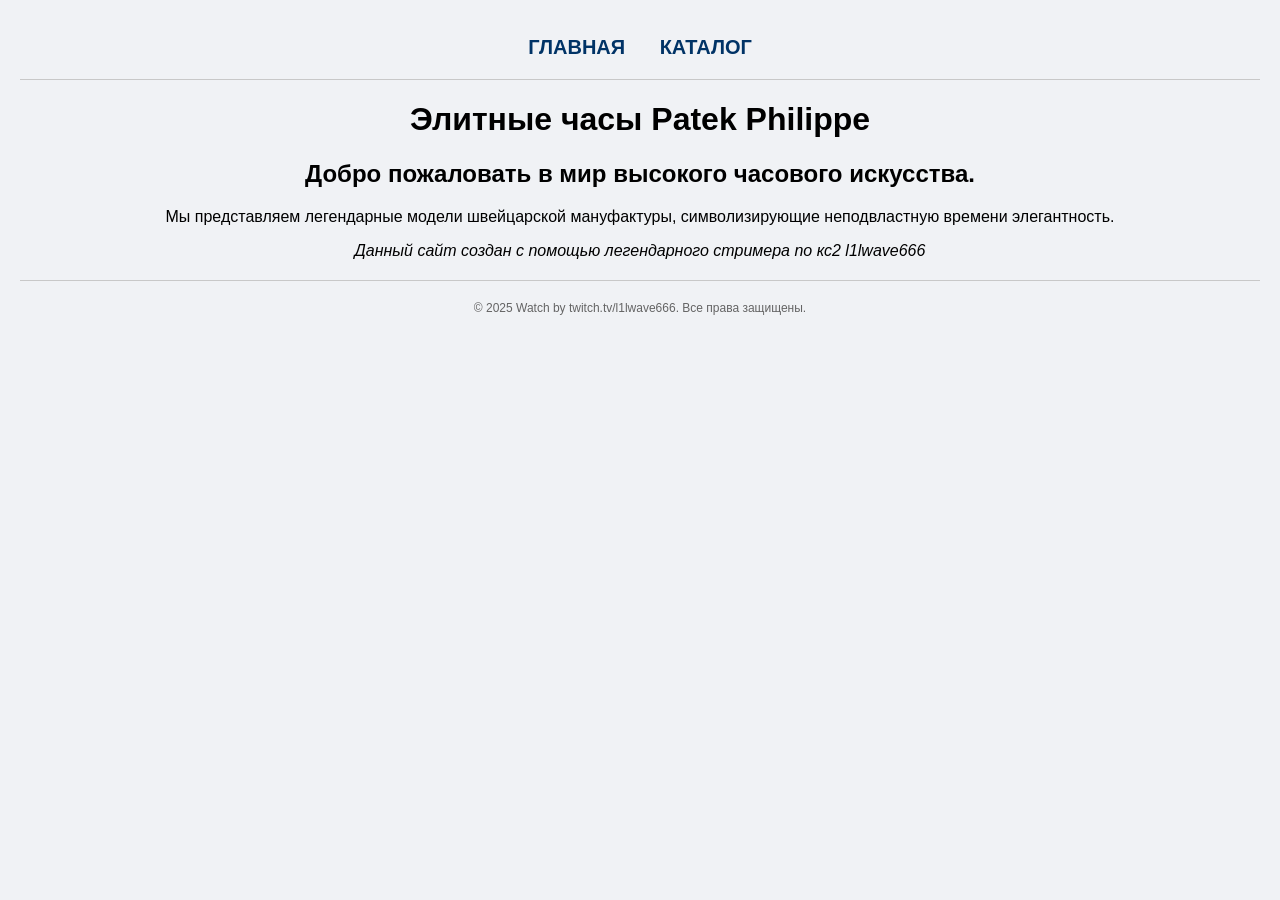
<file: praktika3_HTML/index.html>
<!DOCTYPE html>
<html lang="ru">
<head>
    <meta charset="UTF-8">
    <title>Бутик Patek Philippe</title>
    <!-- подкл стиля-->
    <link rel="stylesheet" href="style.css">
</head>
<body>

    <!-- стили для nav и ul -->
    <nav>
        <ul>
            <li><a href="index.html">Главная</a></li>
            <li><a href="catalog.html">Каталог</a></li>
        </ul>
    </nav>

    <hr>

    <header style="text-align: center;">
        <h1>Элитные часы Patek Philippe</h1>
    </header>

    <main style="text-align: center;">
        <h2>Добро пожаловать в мир высокого часового искусства.</h2>
        
        <p>
            Мы представляем легендарные модели швейцарской мануфактуры, 
            символизирующие неподвластную времени элегантность.
        </p>
        
        <p><i>Данный сайт создан с помощью легендарного стримера по кс2 l1lwave666</i></p>
    </main>

    <hr>

    <!-- подвал -->
    <footer>
        &copy; 2025 Watch by twitch.tv/l1lwave666. Все права защищены.
    </footer>

</body>
</html>
</file>
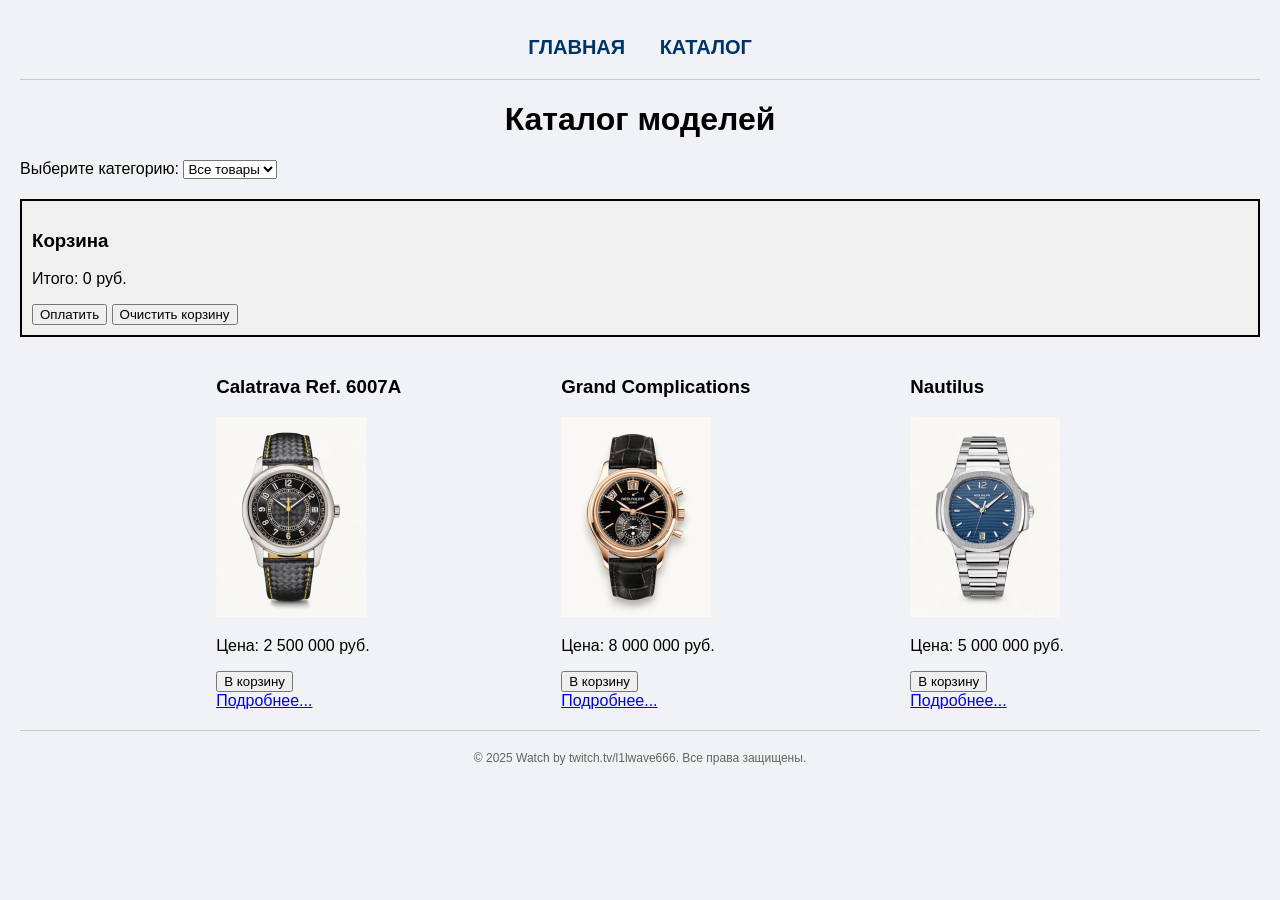
<file: praktika3_HTML/catalog.html>
<!DOCTYPE html>
<html lang="ru">
<head>
    <meta charset="UTF-8">
    <title>Каталог часов</title>
    <!-- подкл стиля -->
    <link rel="stylesheet" href="style.css">
</head>
<body>

    <nav>
        <ul>
            <li><a href="index.html">Главная</a></li>
            <li><a href="catalog.html">Каталог</a></li>
        </ul>
    </nav>

    <hr>

    <h1 style="text-align: center;">Каталог моделей</h1>

    <!-- фильтр товаров -->
<div style="margin-bottom: 20px;">
    <label>Выберите категорию: </label>
    <select id="category-filter">
        <option value="all">Все товары</option>
        <option value="classic">Классика</option>
        <option value="sport">Спорт</option>
        <option value="luxury">Люкс</option>
    </select>
</div>

<!-- корзина -->
<div id="cart-container" style="border: 2px solid black; padding: 10px; margin-bottom: 20px; background: #f0f0f0;">
    <h3>Корзина</h3>
    <ul id="cart-items">
        <!-- сюда JS будет добавлять товары -->
    </ul>
    <p>Итого: <span id="total-price">0</span> руб.</p>
    <button id="pay-btn">Оплатить</button>
    <button id="clear-btn">Очистить корзину</button>
</div>

    <!-- юз класс .row  -->
    <div class="row">

        <div class="product" data-id="1" data-price="2500000" data-name="Calatrava 6007A" data-category="sport">
            <h3>Calatrava Ref. 6007A</h3>
            <img src="img/tovar.jpg" alt="Calatrava" width="150">
            <p>Цена: 2 500 000 руб.</p>
            <button class="add-to-cart-btn">В корзину </button>
            <br>
            <a href="item.html">Подробнее...</a>
        </div>
        <br><hr><br>


        <div class="product" data-id="2" data-price="8000000" data-name="Grand Complications" data-category="luxury">
            <h3>Grand Complications</h3>
            <img src="img/tovar2.jpg" alt="Grand" width="150">
            <p>Цена: 8 000 000 руб.</p>
            <button class="add-to-cart-btn">В корзину</button>
            <br>
            <a href="item2.html">Подробнее...</a>
        </div>
        <br><hr><br>


        <div class="product" data-id="3" data-price="5000000" data-name="Nautilus" data-category="classic">
            <h3>Nautilus</h3>
            <img src="img/tovar3.jpg" alt="Nautilus" width="150">
            <p>Цена: 5 000 000 руб.</p>
            <button class="add-to-cart-btn">В корзину</button>
            <br>
            <a href="item3.html">Подробнее...</a>
        </div>
    </div>

    <hr>

    <!-- подвал -->
    <footer>
        &copy; 2025 Watch by twitch.tv/l1lwave666. Все права защищены.
    </footer>

    <script src="script.js"></script>

</body>
</html>
</file>
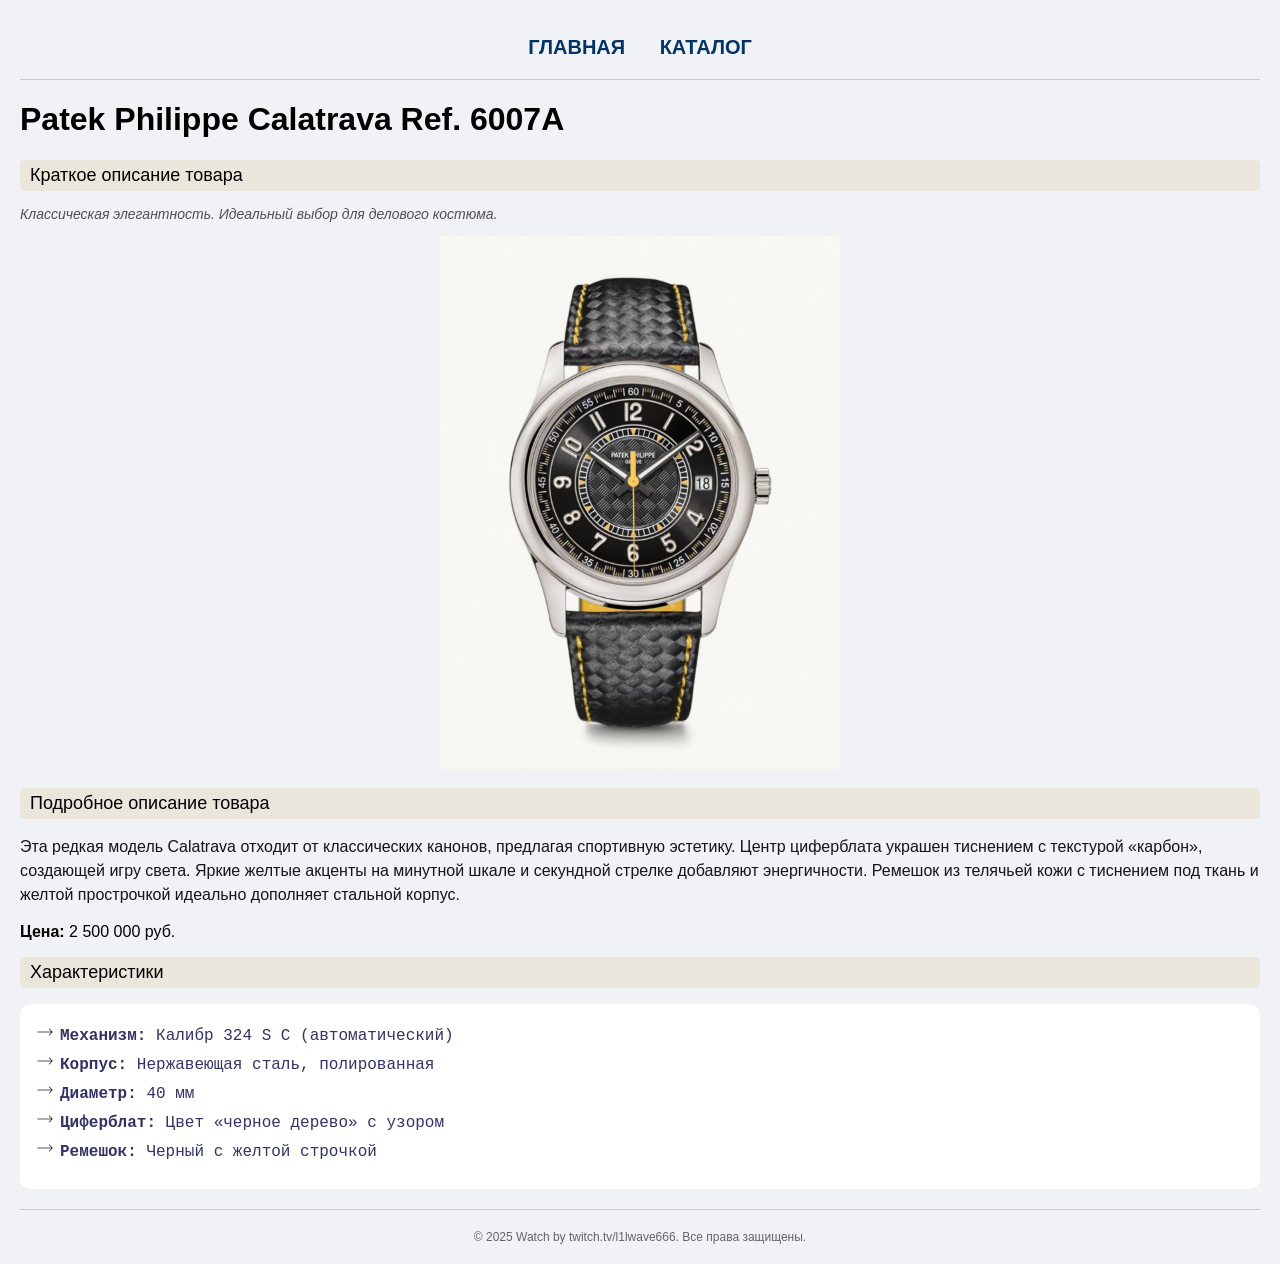
<file: praktika3_HTML/item.html>
<!DOCTYPE html>
<html lang="ru">
<head>
    <meta charset="UTF-8">
    <title>Patek Philippe Calatrava</title>
    <!-- подкл стиля-->
    <link rel="stylesheet" href="style.css">
</head>
<body>

    <nav>
        <ul>
           <li><a href="index.html">Главная</a></li>
           <li><a href="catalog.html">Каталог</a></li>
        </ul>
    </nav>
    <hr>

    <h1>Patek Philippe Calatrava Ref. 6007A</h1>

    <h2 class="section-title">Краткое описание товара</h2>
    <p class="short-desc">
        Классическая элегантность. Идеальный выбор для делового костюма.
    </p>

    <div style="text-align: center;">
        <a href="img/tovar.jpg" target="_blank">
            <img src="img/tovar.jpg" alt="Calatrava" width="400">
        </a>
    </div>

    <h2 class="section-title">Подробное описание товара</h2>
    <p class="detailed-desc">
        Эта редкая модель Calatrava отходит от классических канонов, предлагая спортивную эстетику.
        Центр циферблата украшен тиснением с текстурой «карбон», создающей игру света.
        Яркие желтые акценты на минутной шкале и секундной стрелке добавляют энергичности.
        Ремешок из телячьей кожи с тиснением под ткань и желтой прострочкой идеально дополняет стальной корпус.
    </p>

    <p><b>Цена:</b> 2 500 000 руб.</p>

    <h2 class="section-title">Характеристики</h2>
    <ul class="char-list">
        <li><b>Механизм:</b> Калибр 324 S C (автоматический)</li>
        <li><b>Корпус:</b> Нержавеющая сталь, полированная</li>
        <li><b>Диаметр:</b> 40 мм</li>
        <li><b>Циферблат:</b> Цвет «черное дерево» с узором</li>
        <li><b>Ремешок:</b> Черный с желтой строчкой</li>
    </ul>

    <hr>
    <footer>&copy; 2025 Watch by twitch.tv/l1lwave666. Все права защищены.</footer>

</body>
</html>
</file>
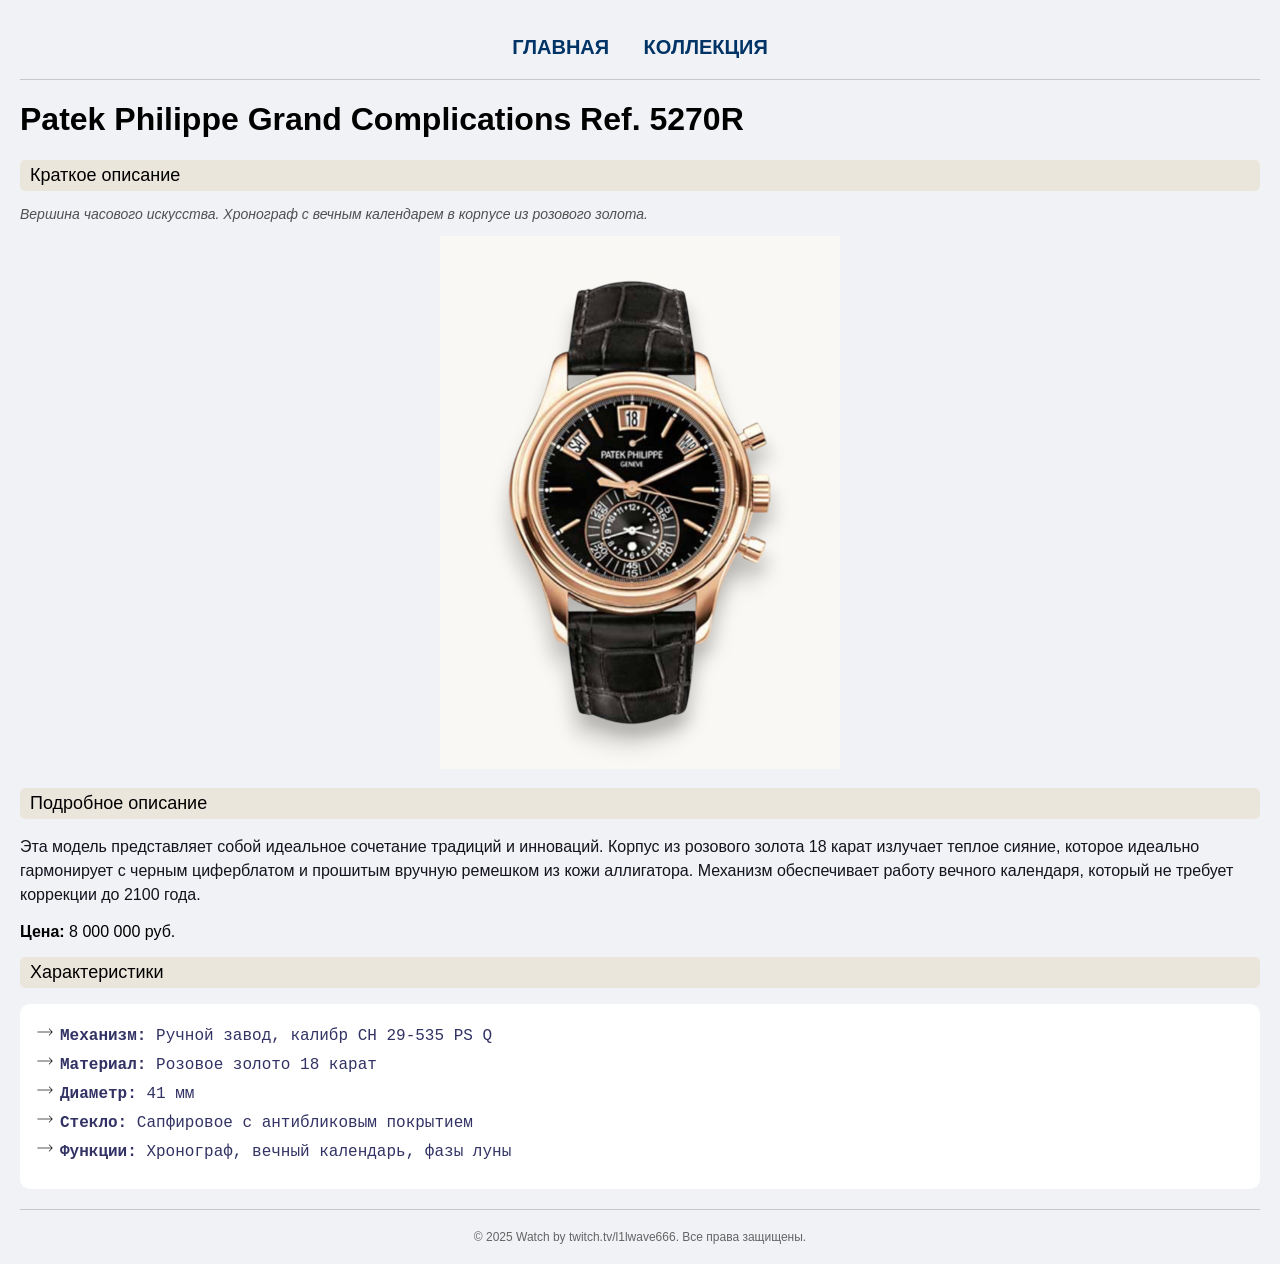
<file: praktika3_HTML/item2.html>
<!DOCTYPE html>
<html lang="ru">
<head>
    <meta charset="UTF-8">
    <title>Patek Philippe Grand Complications</title>
    <!--  подкл стиля -->
    <link rel="stylesheet" href="style.css">
</head>
<body>

    <nav>
        <ul>
           <li><a href="index.html">Главная</a></li>
           <li><a href="catalog.html">Коллекция</a></li>
        </ul>
    </nav>
    <hr>

    <h1>Patek Philippe Grand Complications Ref. 5270R</h1>

    <h2 class="section-title">Краткое описание</h2>
    <p class="short-desc">
        Вершина часового искусства. Хронограф с вечным календарем в корпусе из розового золота.
    </p>

    <div style="text-align: center;">
        <a href="img/tovar2.jpg" target="_blank">
            <img src="img/tovar2.jpg" alt="Grand Complications" width="400">
        </a>
    </div>

    <h2 class="section-title">Подробное описание</h2>
    <p class="detailed-desc">
        Эта модель представляет собой идеальное сочетание традиций и инноваций. 
        Корпус из розового золота 18 карат излучает теплое сияние, которое идеально гармонирует 
        с черным циферблатом и прошитым вручную ремешком из кожи аллигатора. 
        Механизм обеспечивает работу вечного календаря, который не требует коррекции до 2100 года.
    </p>

    <p><b>Цена:</b> 8 000 000 руб.</p>

    <h2 class="section-title">Характеристики</h2>
    <ul class="char-list">
        <li><b>Механизм:</b> Ручной завод, калибр CH 29-535 PS Q</li>
        <li><b>Материал:</b> Розовое золото 18 карат</li>
        <li><b>Диаметр:</b> 41 мм</li>
        <li><b>Стекло:</b> Сапфировое с антибликовым покрытием</li>
        <li><b>Функции:</b> Хронограф, вечный календарь, фазы луны</li>
    </ul>

    <hr>
    <footer>&copy; 2025 Watch by twitch.tv/l1lwave666. Все права защищены.</footer>

</body>
</html>
</file>
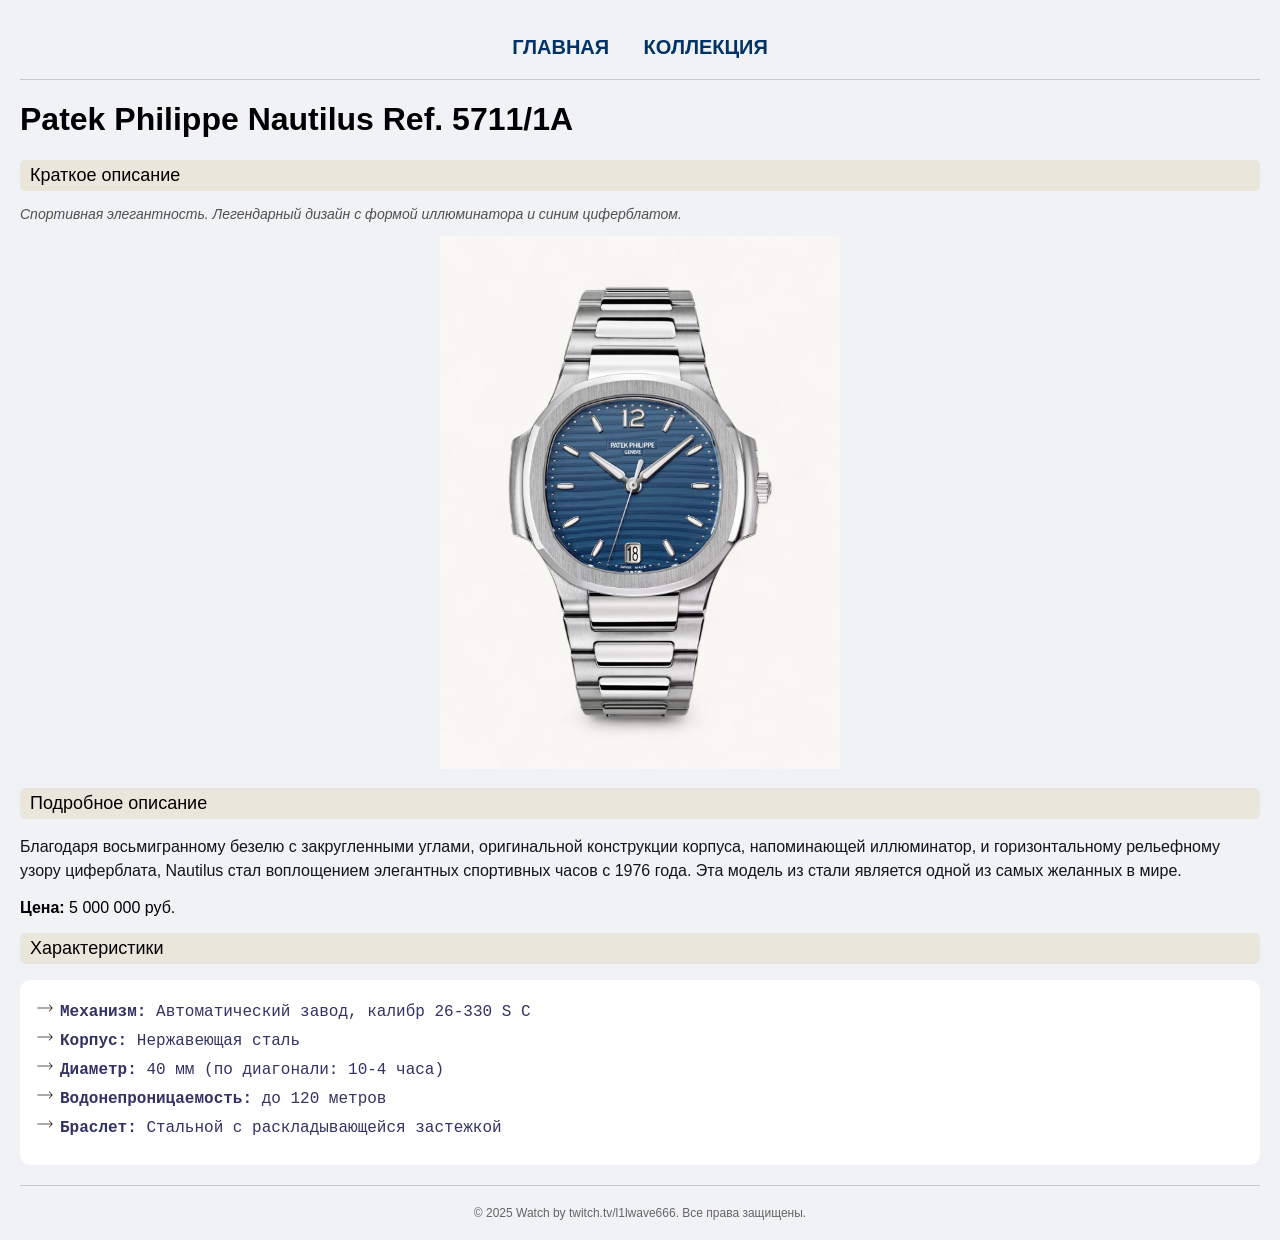
<file: praktika3_HTML/item3.html>
<!DOCTYPE html>
<html lang="ru">
<head>
    <meta charset="UTF-8">
    <title>Patek Philippe Nautilus</title>
    <!-- подкл стиля  -->
    <link rel="stylesheet" href="style.css">
</head>
<body>

    <nav>
        <ul>
           <li><a href="index.html">Главная</a></li>
           <li><a href="catalog.html">Коллекция</a></li>
        </ul>
    </nav>
    <hr>

    <h1>Patek Philippe Nautilus Ref. 5711/1A</h1>

    <h2 class="section-title">Краткое описание</h2>
    <p class="short-desc">
        Спортивная элегантность. Легендарный дизайн с формой иллюминатора и синим циферблатом.
    </p>

    <div style="text-align: center;">
        <a href="img/tovar3.jpg" target="_blank">
            <img src="img/tovar3.jpg" alt="Nautilus" width="400">
        </a>
    </div>

    <h2 class="section-title">Подробное описание</h2>
    <p class="detailed-desc">
        Благодаря восьмигранному безелю с закругленными углами, оригинальной конструкции корпуса, 
        напоминающей иллюминатор, и горизонтальному рельефному узору циферблата, 
        Nautilus стал воплощением элегантных спортивных часов с 1976 года. 
        Эта модель из стали является одной из самых желанных в мире.
    </p>
    <p><b>Цена:</b> 5 000 000 руб.</p>

    <h2 class="section-title">Характеристики</h2>
    <ul class="char-list">
        <li><b>Механизм:</b> Автоматический завод, калибр 26-330 S C</li>
        <li><b>Корпус:</b> Нержавеющая сталь</li>
        <li><b>Диаметр:</b> 40 мм (по диагонали: 10-4 часа)</li>
        <li><b>Водонепроницаемость:</b> до 120 метров</li>
        <li><b>Браслет:</b> Стальной с раскладывающейся застежкой</li>
    </ul>

    <hr>
    <footer>&copy; 2025 Watch by twitch.tv/l1lwave666. Все права защищены.</footer>

</body>
</html>
</file>
<file: praktika3_HTML/style.css>
/*  общие для всего сайта */
body {
    background-color: rgb(240, 242, 245);
    font-family: Arial, sans-serif;
    margin: 0;
    padding: 20px;
}

/* меню сайта  */
nav ul {
    /* убрать маркеры списка */
    list-style-type: none; 
    padding: 0;
    text-align: center;
}

nav ul li {
    display: inline;
    margin: 0 15px;
}

nav a {
    /* стиль ссылок меню */
    text-decoration: none;
    color: rgb(0, 51, 102);
    font-size: 20px;
    font-weight: bold;
    text-transform: uppercase;
}

nav a:hover {
    color: rgb(160, 120, 50);
}

hr {
    border: 0;
    height: 1px;
    background-color: rgb(200, 200, 200);
    margin: 20px 0;
}


.row {
    display: flex;
    justify-content: center;
    gap: 40px;
    flex-wrap: wrap;
}

.card {
    background-color: rgb(255, 255, 255);
    text-align: center;
    width: 300px;
    padding: 15px;
    border: 1px solid rgb(220, 220, 220);
    border-radius: 10px;
}

/* стили для товара */

/* заголовки разделов опис. харак. и тп */
h2.section-title {
    color: black;
    font-size: 18px;
    font-weight: 400;
    background-color: rgb(235, 230, 220); 
    padding: 5px 10px;
    border-radius: 5px;
}

/* кратк опис товара */
.short-desc {
    color: rgb(80, 80, 80); 
    font-size: 14px;
    font-style: italic;
    line-height: 16px;
}

/* подроб опис товара */
.detailed-desc {
    color: rgb(20, 20, 30); 
    font-size: 16px;
    font-weight: 400;
    line-height: 24px;
    text-align: left;
}

/* список характ с маркером */
ul.char-list {
    /* стили списка*/
    font-family: 'Courier New', monospace;
    color: rgb(50, 50, 100);
    background-color: rgb(255, 255, 255);
    padding: 20px 40px;
    border-radius: 10px;
    
    list-style-image: url('img/bullet.png'); 
}

ul.char-list li {
    margin-bottom: 8px;
}

/* подвал */
footer {
    text-align: center;
    margin-top: 20px;
    font-size: 12px;
    color: rgb(100, 100, 100);
}
</file>
